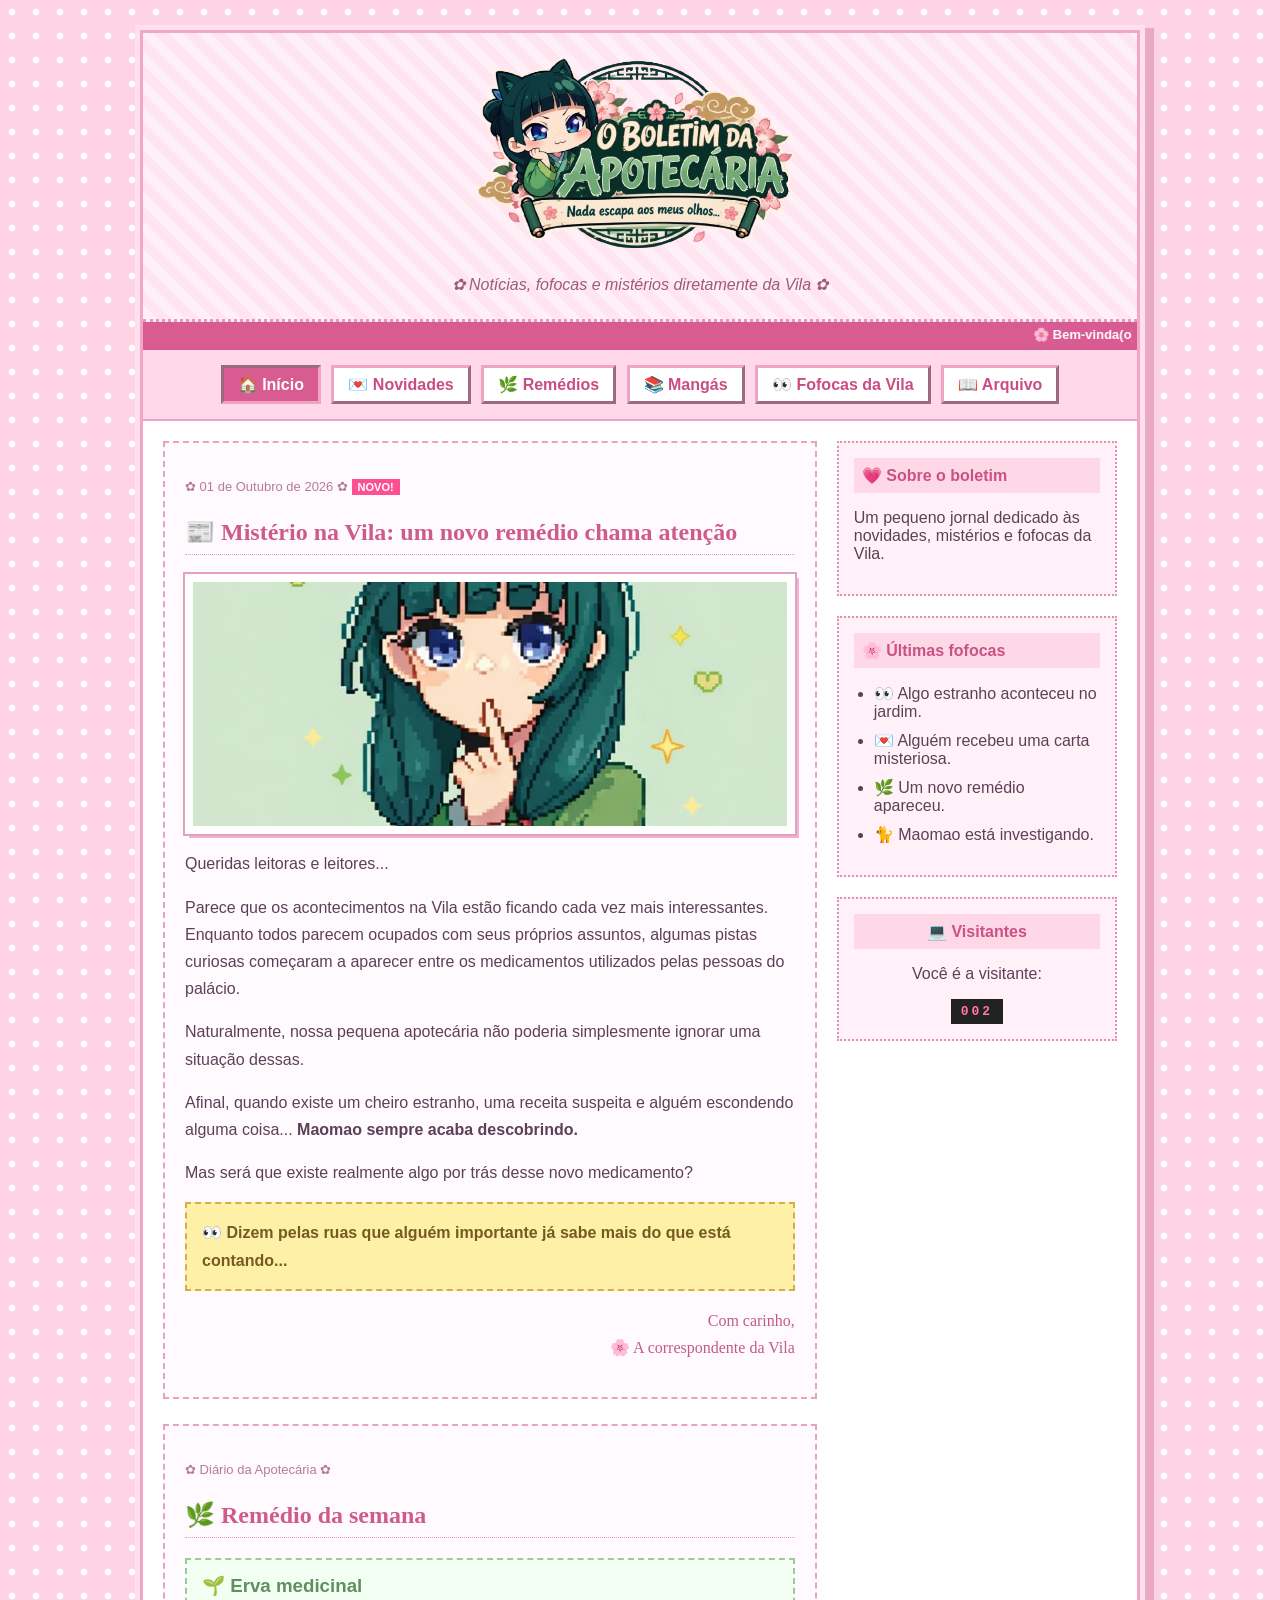
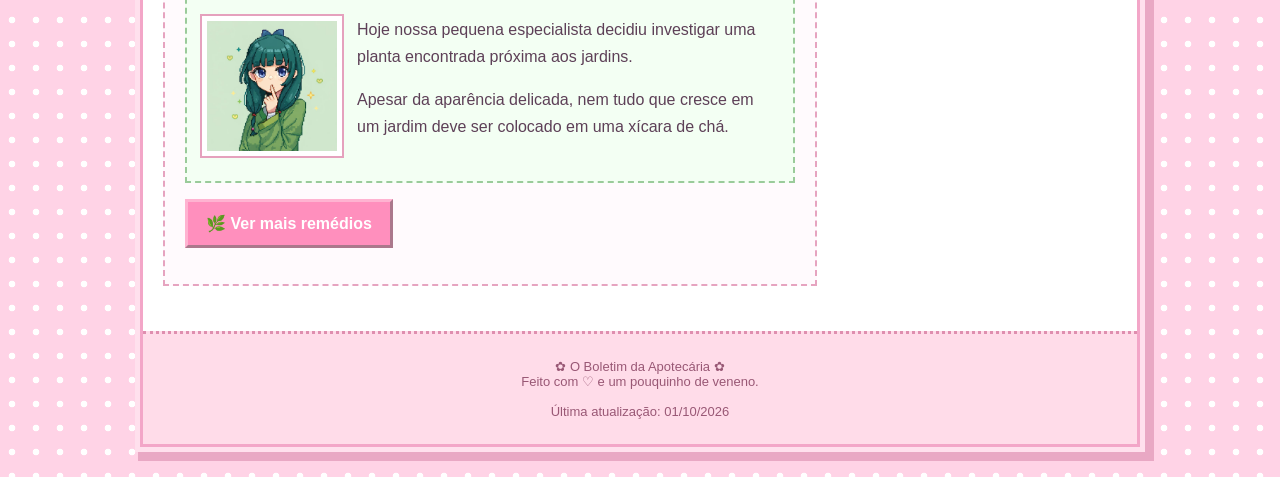
<file: index.html>
<!DOCTYPE html>
<html lang="pt-BR">
<head>
    <meta charset="UTF-8">
    <title>♡ O Boletim da Apotecária</title>
    <link rel="stylesheet" href="style.css">
</head>

<body>
<div class="site">

    <!-- CABEÇALHO -->
    <header>
        <img src="imagens/logo.png" alt="O Boletim da Apotecária" class="logo">
        <p class="subtitulo">✿ Notícias, fofocas e mistérios diretamente da Vila ✿</p>
    </header>

    <div class="faixa">
        <marquee>🌸 Bem-vinda(o) ao Boletim! 🌸 Nova fofoca no ar 👀 🌸 Não beba chá de planta desconhecida 🌿</marquee>
    </div>

    <!-- MENU -->
    <nav>
        <a href="index.html" class="ativo">🏠 Início</a>
        <a href="novidades.html">💌 Novidades</a>
        <a href="remedios.html">🌿 Remédios</a>
        <a href="mangas.html">📚 Mangás</a>
        <a href="fofocas.html">👀 Fofocas da Vila</a>
        <a href="arquivo.html">📖 Arquivo</a>
    </nav>

    <main>

        <section class="conteudo">

            <article>
                <p class="data">✿ 01 de Outubro de 2026 ✿ <span class="novo">NOVO!</span></p>

                <h2>📰 Mistério na Vila: um novo remédio chama atenção</h2>

                <img src="imagens/maomao.jpg" alt="Maomao" class="imagem-post">

                <p>Queridas leitoras e leitores...</p>

                <p>
                    Parece que os acontecimentos na Vila estão ficando cada vez mais
                    interessantes. Enquanto todos parecem ocupados com seus próprios
                    assuntos, algumas pistas curiosas começaram a aparecer entre os
                    medicamentos utilizados pelas pessoas do palácio.
                </p>

                <p>Naturalmente, nossa pequena apotecária não poderia simplesmente ignorar uma situação dessas.</p>

                <p>
                    Afinal, quando existe um cheiro estranho, uma receita suspeita e
                    alguém escondendo alguma coisa...
                    <strong>Maomao sempre acaba descobrindo.</strong>
                </p>

                <p>Mas será que existe realmente algo por trás desse novo medicamento?</p>

                <p class="fofoca">👀 Dizem pelas ruas que alguém importante já sabe mais do que está contando...</p>

                <p class="assinatura">Com carinho,<br>🌸 A correspondente da Vila</p>
            </article>

            <article>
                <p class="data">✿ Diário da Apotecária ✿</p>
                <h2>🌿 Remédio da semana</h2>

                <div class="caixinha">
                    <h3>🌱 Erva medicinal</h3>
                    <img src="imagens/maomao.jpg" alt="Erva" class="imagem-lado">
                    <p>Hoje nossa pequena especialista decidiu investigar uma planta encontrada próxima aos jardins.</p>
                    <p>Apesar da aparência delicada, nem tudo que cresce em um jardim deve ser colocado em uma xícara de chá.</p>
                </div>

                <p><a href="remedios.html" class="botao">🌿 Ver mais remédios</a></p>
            </article>

        </section>

        <!-- BARRA LATERAL -->
        <aside>

            <div class="box">
                <h3>💗 Sobre o boletim</h3>
                <p>Um pequeno jornal dedicado às novidades, mistérios e fofocas da Vila.</p>
            </div>

            <div class="box">
                <h3>🌸 Últimas fofocas</h3>
                <ul>
                    <li>👀 Algo estranho aconteceu no jardim.</li>
                    <li>💌 Alguém recebeu uma carta misteriosa.</li>
                    <li>🌿 Um novo remédio apareceu.</li>
                    <li>🐈 Maomao está investigando.</li>
                </ul>
            </div>

            <div class="box visitantes">
                <h3>💻 Visitantes</h3>
                <p>Você é a visitante:</p>
                <strong>002</strong>
            </div>

        </aside>

    </main>

    <footer>
        ✿ O Boletim da Apotecária ✿<br>
        Feito com ♡ e um pouquinho de veneno.<br><br>
        Última atualização: 01/10/2026
    </footer>

</div>
</body>
</html>
</file>
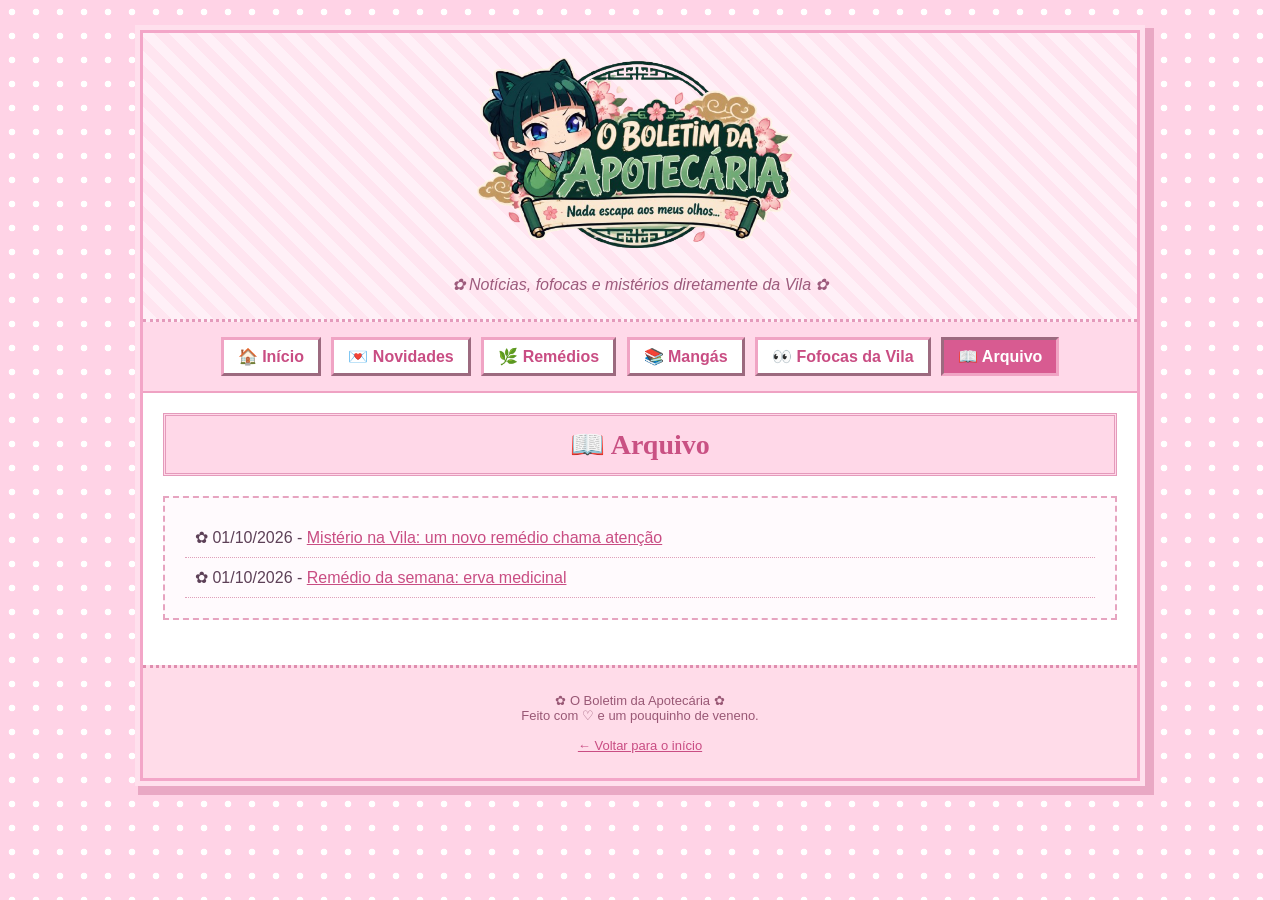
<file: arquivo.html>
<!DOCTYPE html>
<html lang="pt-BR">
<head>
    <meta charset="UTF-8">
    <title>♡ Arquivo - O Boletim da Apotecária</title>
    <link rel="stylesheet" href="style.css">
</head>

<body>
<div class="site">

    <header>
        <a href="index.html"><img src="imagens/logo.png" alt="O Boletim da Apotecária" class="logo"></a>
        <p class="subtitulo">✿ Notícias, fofocas e mistérios diretamente da Vila ✿</p>
    </header>

    <nav>
        <a href="index.html">🏠 Início</a>
        <a href="novidades.html">💌 Novidades</a>
        <a href="remedios.html">🌿 Remédios</a>
        <a href="mangas.html">📚 Mangás</a>
        <a href="fofocas.html">👀 Fofocas da Vila</a>
        <a href="arquivo.html" class="ativo">📖 Arquivo</a>
    </nav>

    <main>
        <section class="pagina-inteira">
            <h1 class="titulo-pagina">📖 Arquivo</h1>

            <article>
                <ul class="lista-arquivo">
                    <li>✿ 01/10/2026 - <a href="index.html">Mistério na Vila: um novo remédio chama atenção</a></li>
                    <li>✿ 01/10/2026 - <a href="remedios.html">Remédio da semana: erva medicinal</a></li>
                </ul>
            </article>
        </section>
    </main>

    <footer>
        ✿ O Boletim da Apotecária ✿<br>
        Feito com ♡ e um pouquinho de veneno.<br><br>
        <a href="index.html">← Voltar para o início</a>
    </footer>

</div>
</body>
</html>
</file>
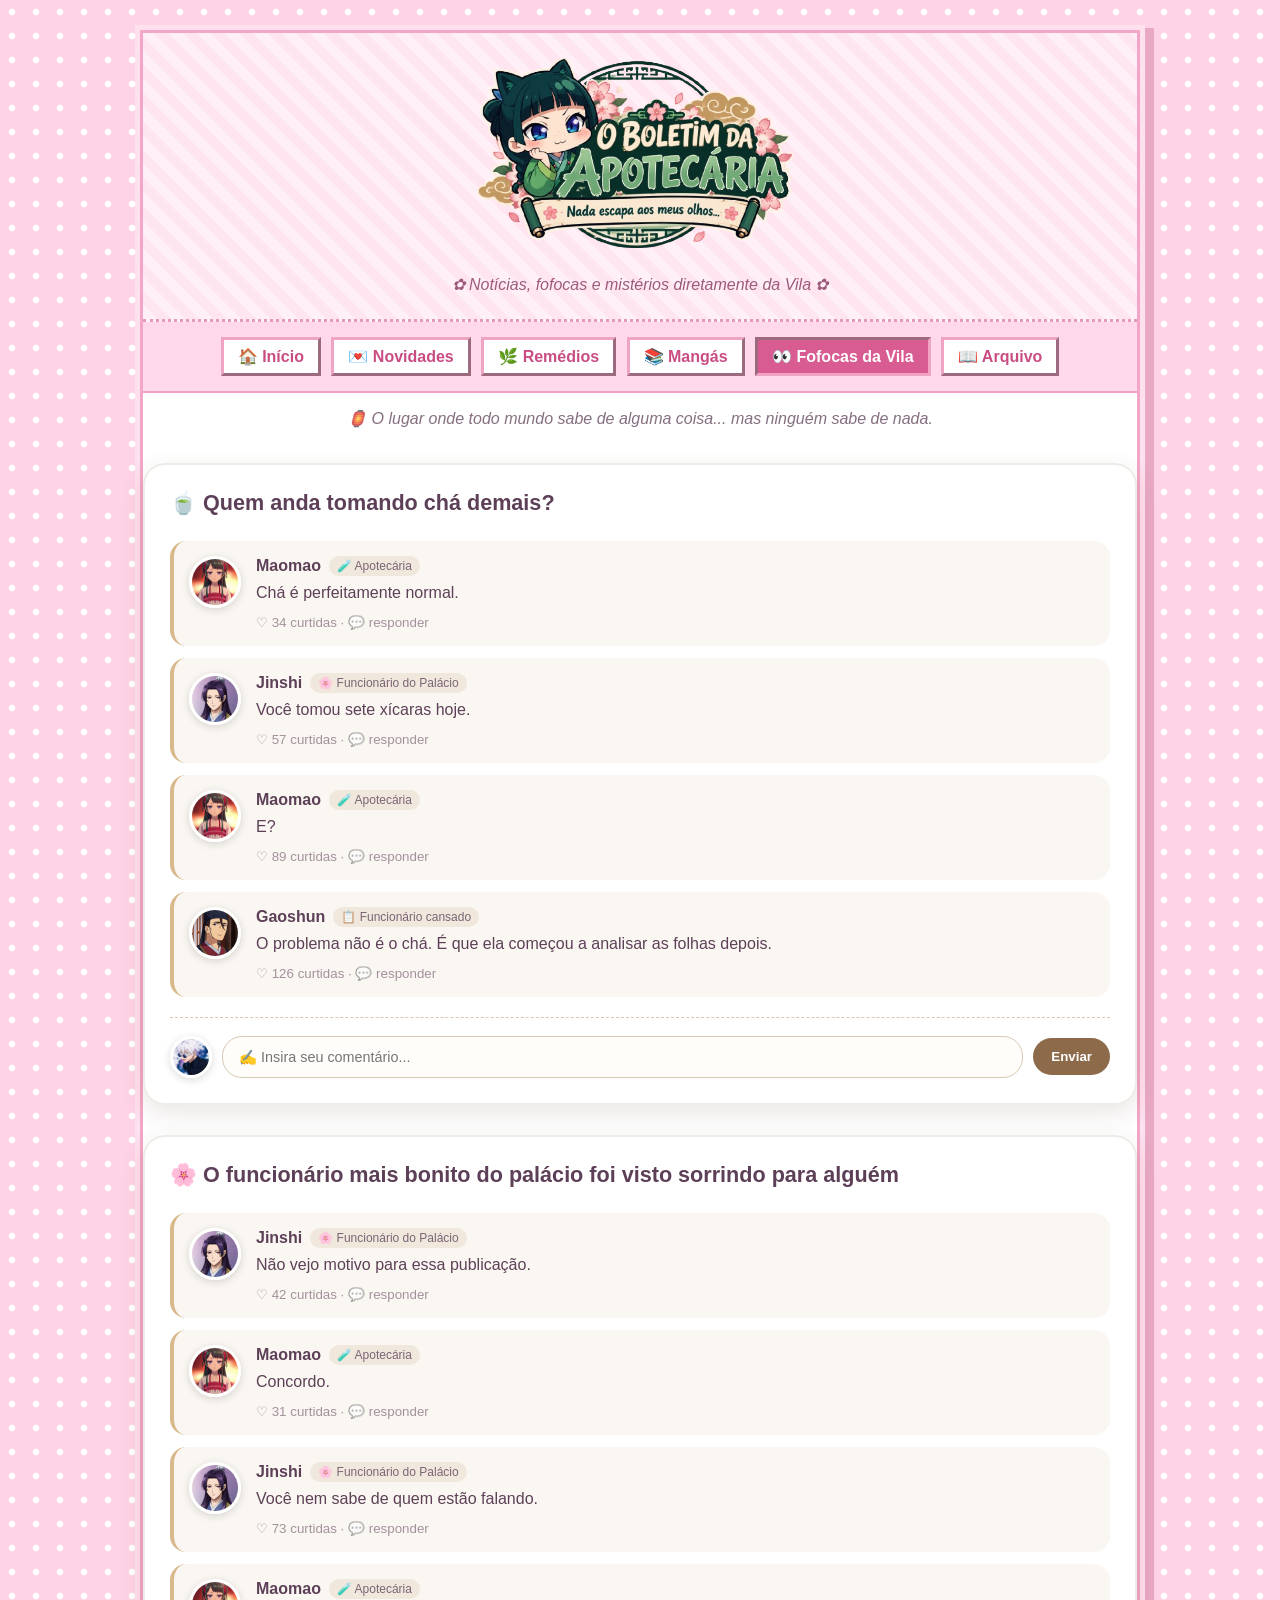
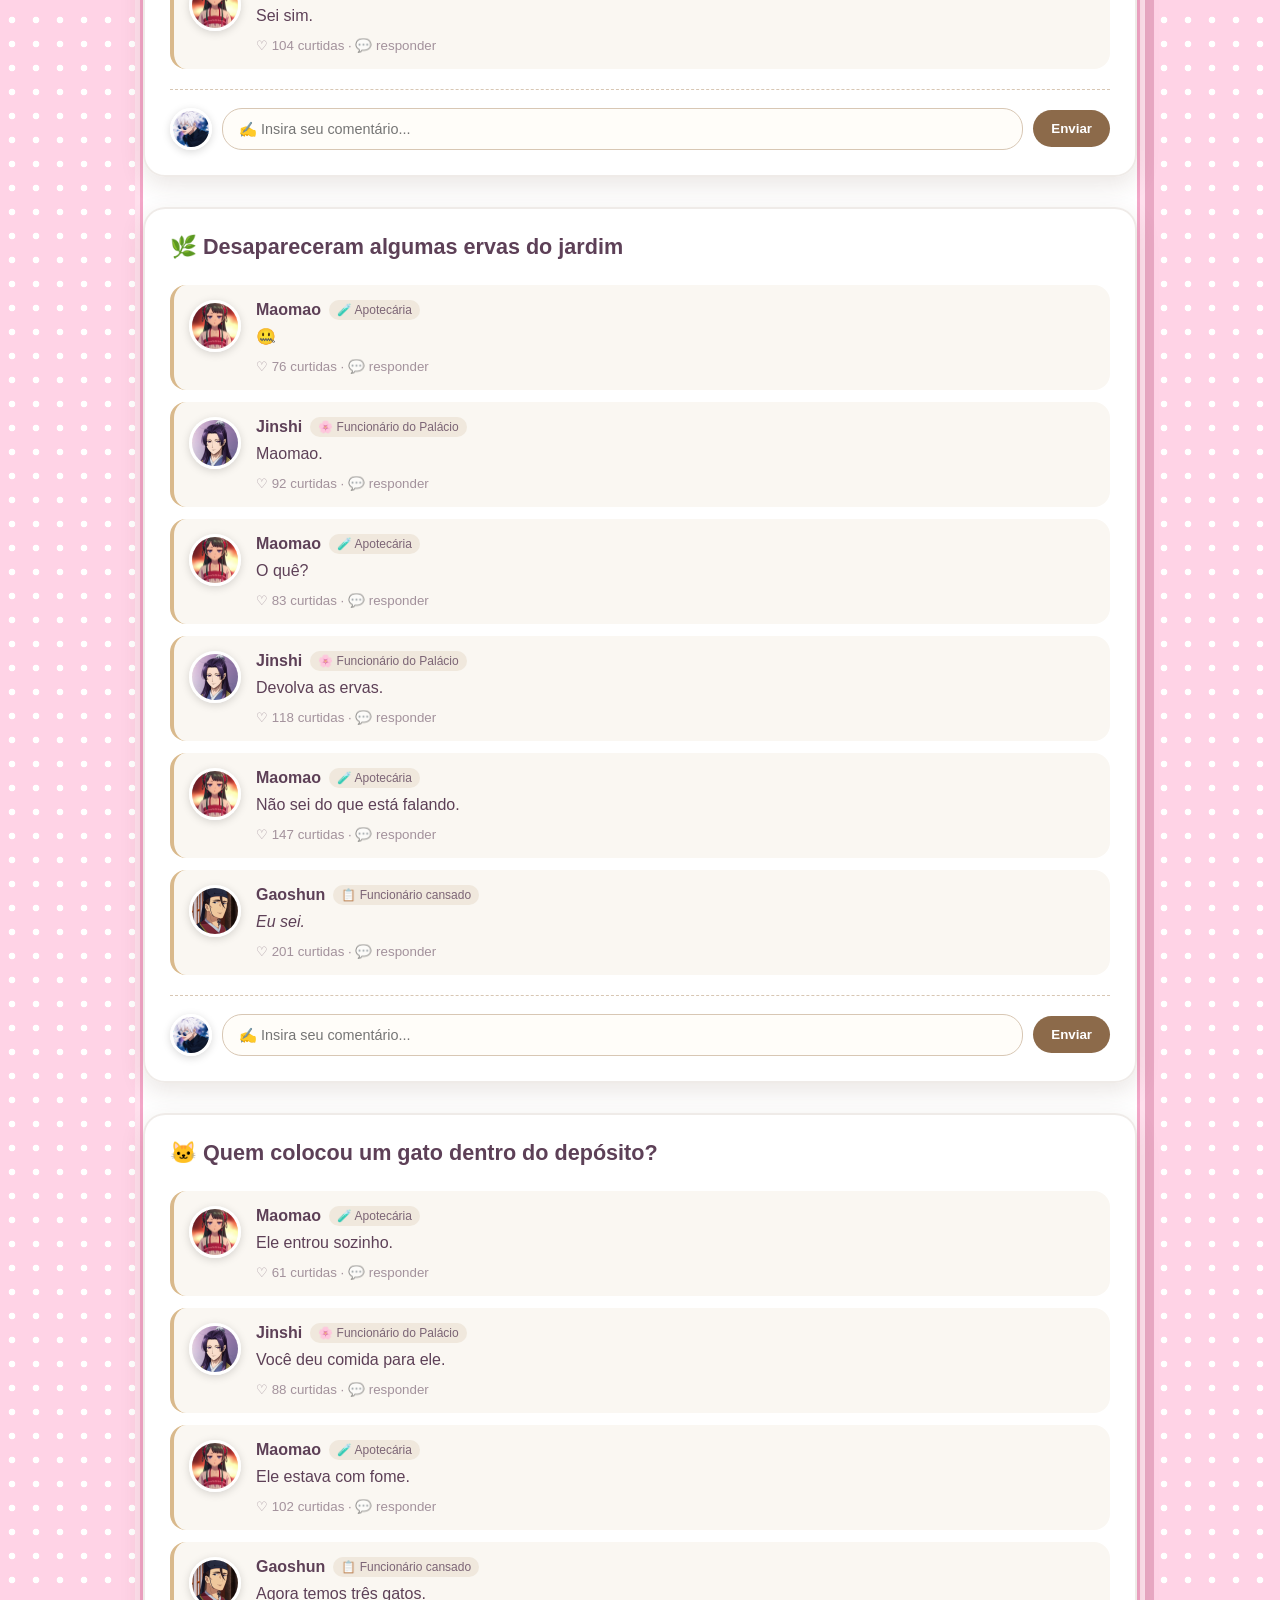
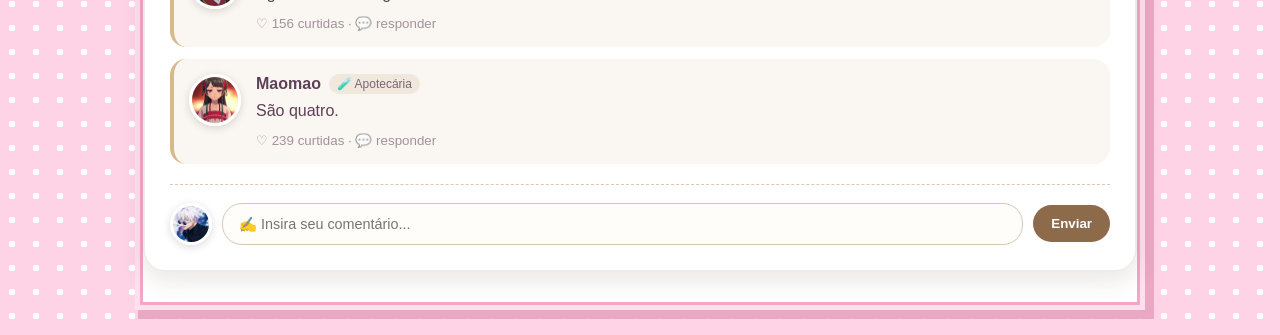
<file: fofocas.html>
<!DOCTYPE html>
<html lang="pt-BR">
<head>
    <meta charset="UTF-8">
    <title>♡ Fofocas da Vila - O Boletim da Apotecária</title>
    <link rel="stylesheet" href="style.css">
</head>

<body>
<div class="site">

    <header>
        <a href="index.html"><img src="imagens/logo.png" alt="O Boletim da Apotecária" class="logo"></a>
        <p class="subtitulo">✿ Notícias, fofocas e mistérios diretamente da Vila ✿</p>
    </header>

    <nav>
        <a href="index.html">🏠 Início</a>
        <a href="novidades.html">💌 Novidades</a>
        <a href="remedios.html">🌿 Remédios</a>
        <a href="mangas.html">📚 Mangás</a>
        <a href="fofocas.html" class="ativo">👀 Fofocas da Vila</a>
        <a href="arquivo.html">📖 Arquivo</a>
    </nav>

     <p class="fofocas-subtitulo">
        🏮 O lugar onde todo mundo sabe de alguma coisa... 
        mas ninguém sabe de nada.
    </p>

    <!-- Fofoca 1 -->
    <article class="fofoca-card">
        <h3>🍵 Quem anda tomando chá demais?</h3>

        <div class="comentario">
            <img src="imagens/maomao2.jpg" alt="Maomao" class="avatar">

            <div class="comentario-texto">
                <div class="usuario">
                    <strong>Maomao</strong>
                    <span>🧪 Apotecária</span>
                </div>

                <p>Chá é perfeitamente normal.</p>

                <small>♡ 34 curtidas · 💬 responder</small>
            </div>
        </div>

        <div class="comentario">
            <img src="imagens/jinshi.jpg" alt="Jinshi" class="avatar">

            <div class="comentario-texto">
                <div class="usuario">
                    <strong>Jinshi</strong>
                    <span>🌸 Funcionário do Palácio</span>
                </div>

                <p>Você tomou sete xícaras hoje.</p>

                <small>♡ 57 curtidas · 💬 responder</small>
            </div>
        </div>

        <div class="comentario">
            <img src="imagens/maomao2.jpg" alt="Maomao" class="avatar">

            <div class="comentario-texto">
                <div class="usuario">
                    <strong>Maomao</strong>
                    <span>🧪 Apotecária</span>
                </div>

                <p>E?</p>

                <small>♡ 89 curtidas · 💬 responder</small>
            </div>
        </div>

        <div class="comentario">
            <img src="imagens/gaoshun.jpg" alt="Gaoshun" class="avatar">

            <div class="comentario-texto">
                <div class="usuario">
                    <strong>Gaoshun</strong>
                    <span>📋 Funcionário cansado</span>
                </div>

                <p>
                    O problema não é o chá. É que ela começou
                    a analisar as folhas depois.
                </p>

                <small>♡ 126 curtidas · 💬 responder</small>
            </div>
        </div>

        <div class="caixa-comentario">
            <img src="imagens/usuario.jpg" alt="Usuário" class="avatar avatar-pequeno">

            <input type="text" placeholder="✍️ Insira seu comentário...">

            <button>Enviar</button>
        </div>
    </article>


    <!-- Fofoca 2 -->
    <article class="fofoca-card">
        <h3>🌸 O funcionário mais bonito do palácio foi visto sorrindo para alguém</h3>

        <div class="comentario">
            <img src="imagens/jinshi.jpg" alt="Jinshi" class="avatar">

            <div class="comentario-texto">
                <div class="usuario">
                    <strong>Jinshi</strong>
                    <span>🌸 Funcionário do Palácio</span>
                </div>

                <p>Não vejo motivo para essa publicação.</p>

                <small>♡ 42 curtidas · 💬 responder</small>
            </div>
        </div>

        <div class="comentario">
            <img src="imagens/maomao2.jpg" alt="Maomao" class="avatar">

            <div class="comentario-texto">
                <div class="usuario">
                    <strong>Maomao</strong>
                    <span>🧪 Apotecária</span>
                </div>

                <p>Concordo.</p>

                <small>♡ 31 curtidas · 💬 responder</small>
            </div>
        </div>

        <div class="comentario">
            <img src="imagens/jinshi.jpg" alt="Jinshi" class="avatar">

            <div class="comentario-texto">
                <div class="usuario">
                    <strong>Jinshi</strong>
                    <span>🌸 Funcionário do Palácio</span>
                </div>

                <p>Você nem sabe de quem estão falando.</p>

                <small>♡ 73 curtidas · 💬 responder</small>
            </div>
        </div>

        <div class="comentario">
            <img src="imagens/maomao2.jpg" alt="Maomao" class="avatar">

            <div class="comentario-texto">
                <div class="usuario">
                    <strong>Maomao</strong>
                    <span>🧪 Apotecária</span>
                </div>

                <p>Sei sim.</p>

                <small>♡ 104 curtidas · 💬 responder</small>
            </div>
        </div>

        <div class="caixa-comentario">
            <img src="imagens/usuario.jpg" alt="Usuário" class="avatar avatar-pequeno">

            <input type="text" placeholder="✍️ Insira seu comentário...">

            <button>Enviar</button>
        </div>
    </article>


    <!-- Fofoca 3 -->
    <article class="fofoca-card">
        <h3>🌿 Desapareceram algumas ervas do jardim</h3>

        <div class="comentario">
            <img src="imagens/maomao2.jpg" alt="Maomao" class="avatar">

            <div class="comentario-texto">
                <div class="usuario">
                    <strong>Maomao</strong>
                    <span>🧪 Apotecária</span>
                </div>

                <p>🤐</p>

                <small>♡ 76 curtidas · 💬 responder</small>
            </div>
        </div>

        <div class="comentario">
            <img src="imagens/jinshi.jpg" alt="Jinshi" class="avatar">

            <div class="comentario-texto">
                <div class="usuario">
                    <strong>Jinshi</strong>
                    <span>🌸 Funcionário do Palácio</span>
                </div>

                <p>Maomao.</p>

                <small>♡ 92 curtidas · 💬 responder</small>
            </div>
        </div>

        <div class="comentario">
            <img src="imagens/maomao2.jpg" alt="Maomao" class="avatar">

            <div class="comentario-texto">
                <div class="usuario">
                    <strong>Maomao</strong>
                    <span>🧪 Apotecária</span>
                </div>

                <p>O quê?</p>

                <small>♡ 83 curtidas · 💬 responder</small>
            </div>
        </div>

        <div class="comentario">
            <img src="imagens/jinshi.jpg" alt="Jinshi" class="avatar">

            <div class="comentario-texto">
                <div class="usuario">
                    <strong>Jinshi</strong>
                    <span>🌸 Funcionário do Palácio</span>
                </div>

                <p>Devolva as ervas.</p>

                <small>♡ 118 curtidas · 💬 responder</small>
            </div>
        </div>

        <div class="comentario">
            <img src="imagens/maomao2.jpg" alt="Maomao" class="avatar">

            <div class="comentario-texto">
                <div class="usuario">
                    <strong>Maomao</strong>
                    <span>🧪 Apotecária</span>
                </div>

                <p>Não sei do que está falando.</p>

                <small>♡ 147 curtidas · 💬 responder</small>
            </div>
        </div>

        <div class="comentario">
            <img src="imagens/gaoshun.jpg" alt="Gaoshun" class="avatar">

            <div class="comentario-texto">
                <div class="usuario">
                    <strong>Gaoshun</strong>
                    <span>📋 Funcionário cansado</span>
                </div>

                <p><em>Eu sei.</em></p>

                <small>♡ 201 curtidas · 💬 responder</small>
            </div>
        </div>

        <div class="caixa-comentario">
            <img src="imagens/usuario.jpg" alt="Usuário" class="avatar avatar-pequeno">

            <input type="text" placeholder="✍️ Insira seu comentário...">

            <button>Enviar</button>
        </div>
    </article>


    <!-- Fofoca 4 -->
    <article class="fofoca-card">
        <h3>🐱 Quem colocou um gato dentro do depósito?</h3>

        <div class="comentario">
            <img src="imagens/maomao2.jpg" alt="Maomao" class="avatar">

            <div class="comentario-texto">
                <div class="usuario">
                    <strong>Maomao</strong>
                    <span>🧪 Apotecária</span>
                </div>

                <p>Ele entrou sozinho.</p>

                <small>♡ 61 curtidas · 💬 responder</small>
            </div>
        </div>

        <div class="comentario">
            <img src="imagens/jinshi.jpg" alt="Jinshi" class="avatar">

            <div class="comentario-texto">
                <div class="usuario">
                    <strong>Jinshi</strong>
                    <span>🌸 Funcionário do Palácio</span>
                </div>

                <p>Você deu comida para ele.</p>

                <small>♡ 88 curtidas · 💬 responder</small>
            </div>
        </div>

        <div class="comentario">
            <img src="imagens/maomao2.jpg" alt="Maomao" class="avatar">

            <div class="comentario-texto">
                <div class="usuario">
                    <strong>Maomao</strong>
                    <span>🧪 Apotecária</span>
                </div>

                <p>Ele estava com fome.</p>

                <small>♡ 102 curtidas · 💬 responder</small>
            </div>
        </div>

        <div class="comentario">
            <img src="imagens/gaoshun.jpg" alt="Gaoshun" class="avatar">

            <div class="comentario-texto">
                <div class="usuario">
                    <strong>Gaoshun</strong>
                    <span>📋 Funcionário cansado</span>
                </div>

                <p>Agora temos três gatos.</p>

                <small>♡ 156 curtidas · 💬 responder</small>
            </div>
        </div>

        <div class="comentario">
            <img src="imagens/maomao2.jpg" alt="Maomao" class="avatar">

            <div class="comentario-texto">
                <div class="usuario">
                    <strong>Maomao</strong>
                    <span>🧪 Apotecária</span>
                </div>

                <p>São quatro.</p>

                <small>♡ 239 curtidas · 💬 responder</small>
            </div>
        </div>

        <div class="caixa-comentario">
            <img src="imagens/usuario.jpg" alt="Usuário" class="avatar avatar-pequeno">

            <input type="text" placeholder="✍️ Insira seu comentário...">

            <button>Enviar</button>
        </div>
    </article>

</section>
</file>
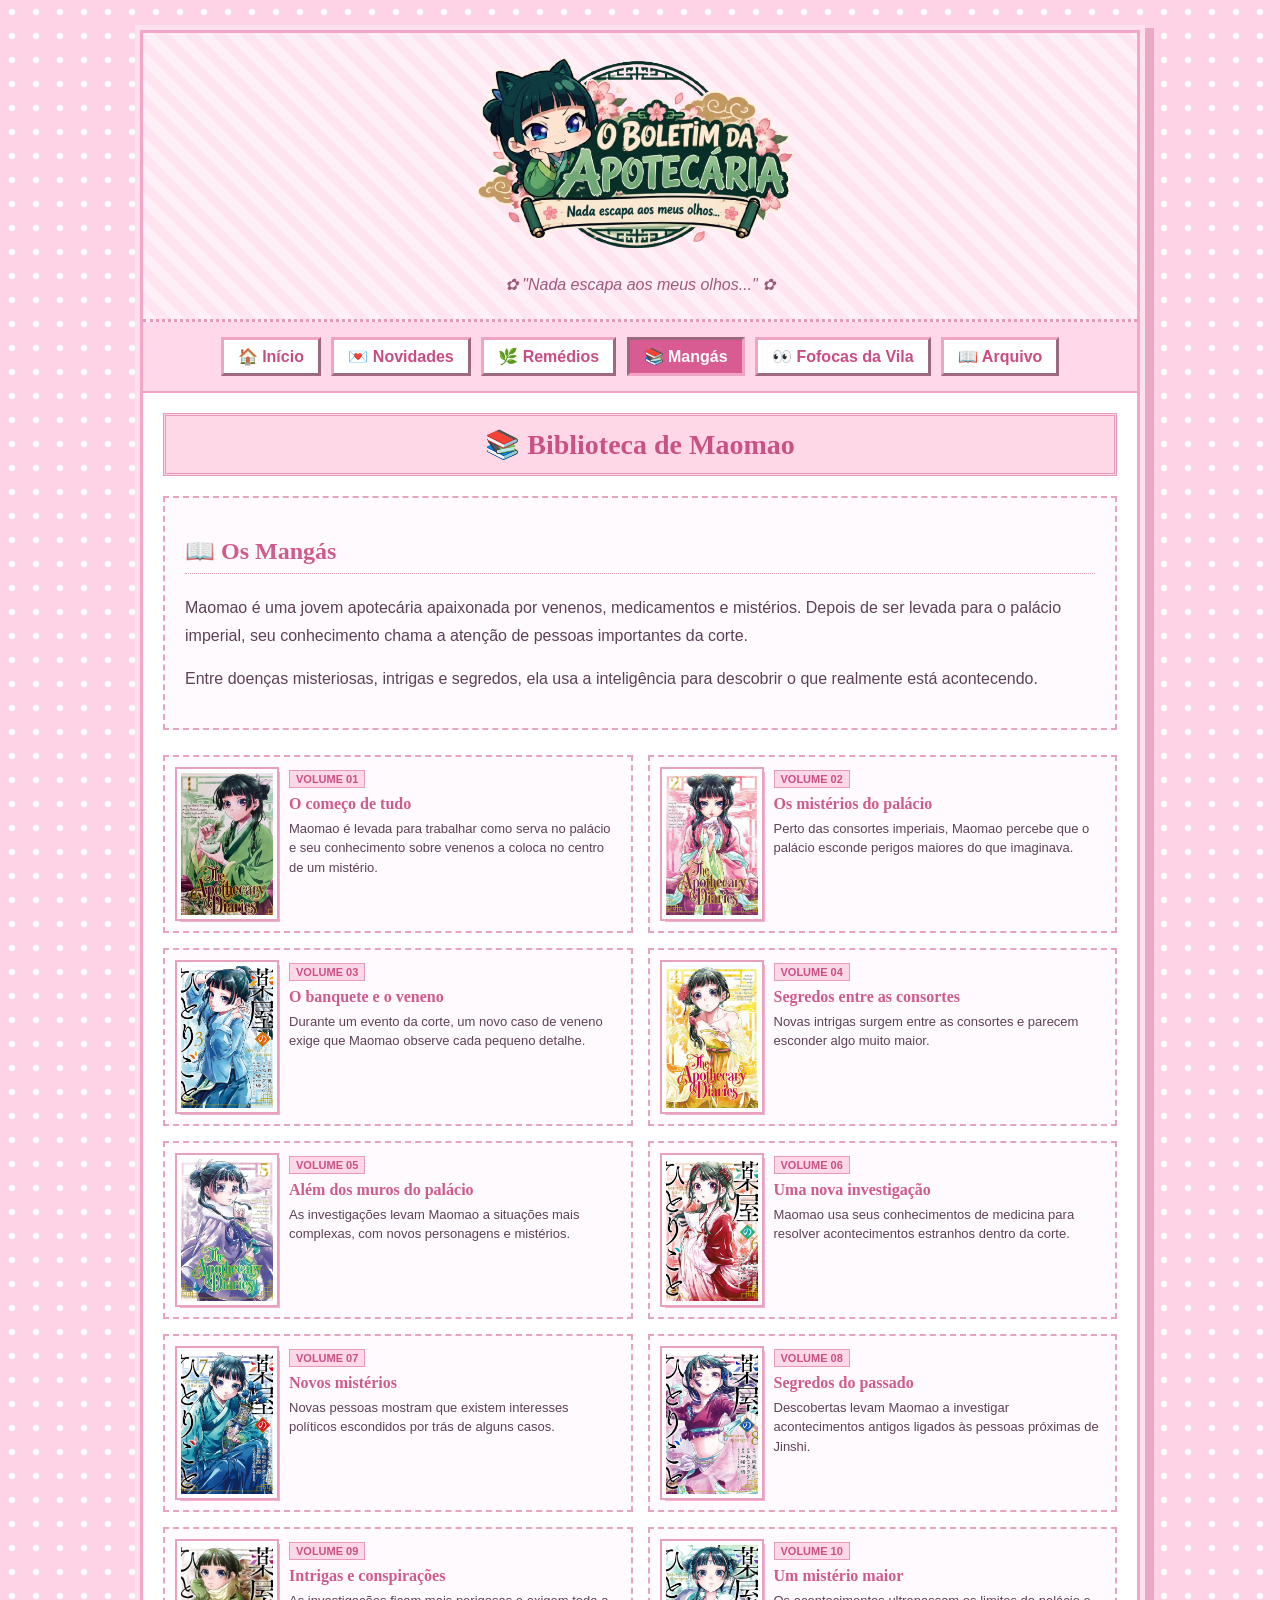
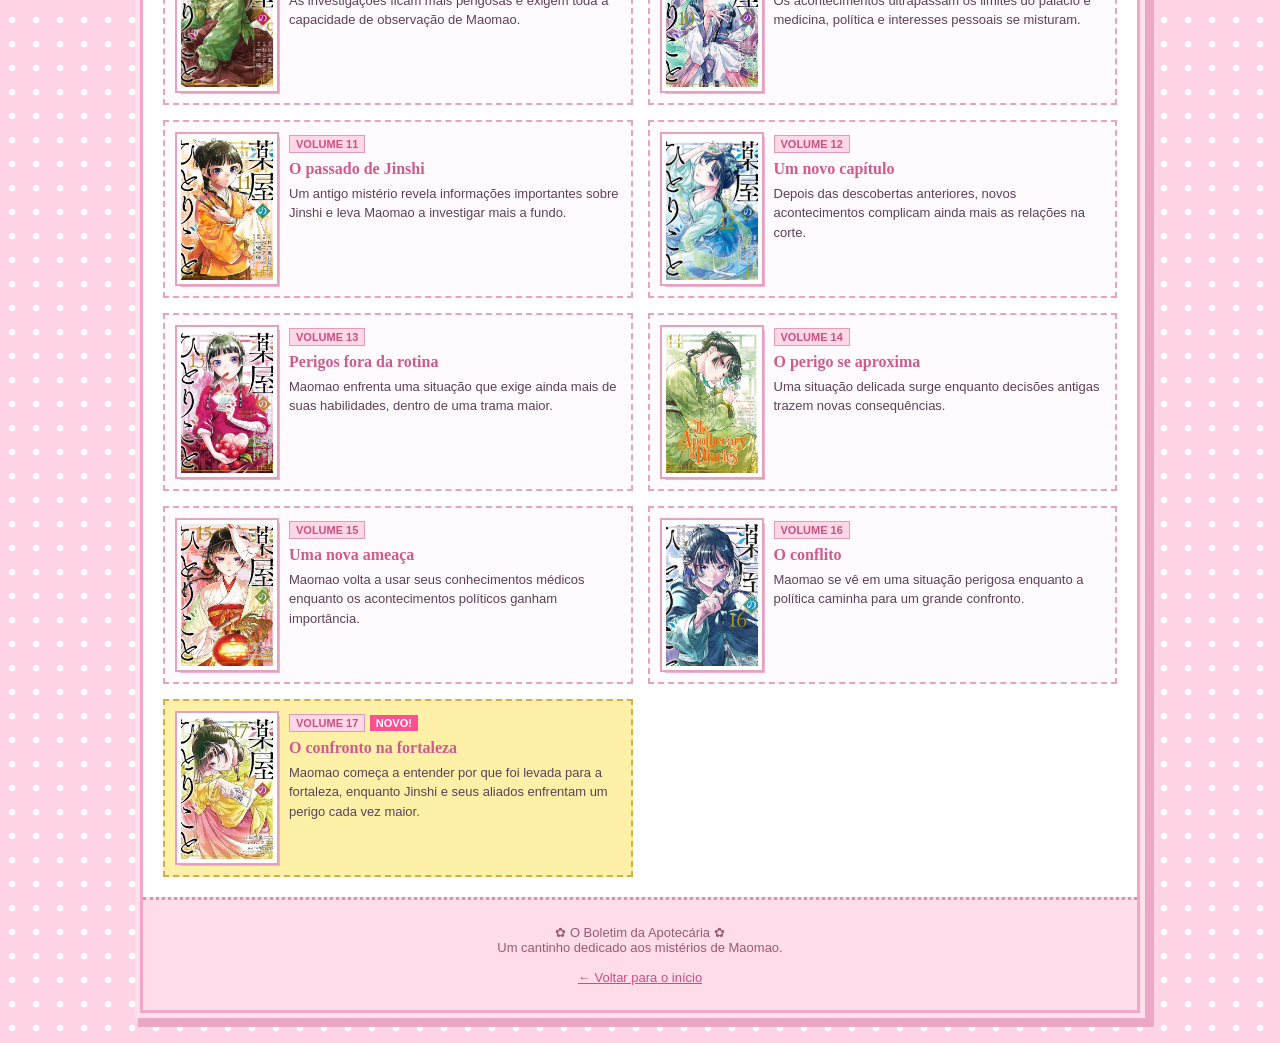
<file: mangas.html>
<!DOCTYPE html>
<html lang="pt-BR">
<head>
    <meta charset="UTF-8">
    <title>♡ Mangás - O Boletim da Apotecária</title>
    <link rel="stylesheet" href="style.css">
</head>

<body>
<div class="site">

    <header>
        <a href="index.html"><img src="imagens/logo.png" alt="O Boletim da Apotecária" class="logo"></a>
        <p class="subtitulo">✿ "Nada escapa aos meus olhos..." ✿</p>
    </header>

    <nav>
        <a href="index.html">🏠 Início</a>
        <a href="novidades.html">💌 Novidades</a>
        <a href="remedios.html">🌿 Remédios</a>
        <a href="mangas.html" class="ativo">📚 Mangás</a>
        <a href="fofocas.html">👀 Fofocas da Vila</a>
        <a href="arquivo.html">📖 Arquivo</a>
    </nav>

    <main>
        <section class="pagina-inteira">

            <h1 class="titulo-pagina">📚 Biblioteca de Maomao</h1>

            <!-- INTRODUÇÃO -->
            <article>
                <h2>📖 Os Mangás</h2>
                <p>
                    Maomao é uma jovem apotecária apaixonada por venenos, medicamentos
                    e mistérios. Depois de ser levada para o palácio imperial, seu
                    conhecimento chama a atenção de pessoas importantes da corte.
                </p>
                <p>
                    Entre doenças misteriosas, intrigas e segredos, ela usa a inteligência
                    para descobrir o que realmente está acontecendo.
                </p>
            </article>

            <!-- VOLUMES -->
            <div class="lista-mangas">

                <!-- VOLUME 1 -->
                <div class="card-manga">
                    <img src="imagens/manga01.jpg" alt="Capa do volume 1">
                    <div class="info-manga">
                        <span class="numero">VOLUME 01</span>
                        <h3>O começo de tudo</h3>
                        <p>Maomao é levada para trabalhar como serva no palácio e seu conhecimento sobre venenos a coloca no centro de um mistério.</p>
                    </div>
                </div>

                <!-- VOLUME 2 -->
                <div class="card-manga">
                    <img src="imagens/manga02.jpg" alt="Capa do volume 2">
                    <div class="info-manga">
                        <span class="numero">VOLUME 02</span>
                        <h3>Os mistérios do palácio</h3>
                        <p>Perto das consortes imperiais, Maomao percebe que o palácio esconde perigos maiores do que imaginava.</p>
                    </div>
                </div>

                <!-- VOLUME 3 -->
                <div class="card-manga">
                    <img src="imagens/manga03.jpg" alt="Capa do volume 3">
                    <div class="info-manga">
                        <span class="numero">VOLUME 03</span>
                        <h3>O banquete e o veneno</h3>
                        <p>Durante um evento da corte, um novo caso de veneno exige que Maomao observe cada pequeno detalhe.</p>
                    </div>
                </div>

                <!-- VOLUME 4 -->
                <div class="card-manga">
                    <img src="imagens/manga04.jpg" alt="Capa do volume 4">
                    <div class="info-manga">
                        <span class="numero">VOLUME 04</span>
                        <h3>Segredos entre as consortes</h3>
                        <p>Novas intrigas surgem entre as consortes e parecem esconder algo muito maior.</p>
                    </div>
                </div>

                <!-- VOLUME 5 -->
                <div class="card-manga">
                    <img src="imagens/manga05.jpg" alt="Capa do volume 5">
                    <div class="info-manga">
                        <span class="numero">VOLUME 05</span>
                        <h3>Além dos muros do palácio</h3>
                        <p>As investigações levam Maomao a situações mais complexas, com novos personagens e mistérios.</p>
                    </div>
                </div>

                <!-- VOLUME 6 -->
                <div class="card-manga">
                    <img src="imagens/manga06.jpg" alt="Capa do volume 6">
                    <div class="info-manga">
                        <span class="numero">VOLUME 06</span>
                        <h3>Uma nova investigação</h3>
                        <p>Maomao usa seus conhecimentos de medicina para resolver acontecimentos estranhos dentro da corte.</p>
                    </div>
                </div>

                <!-- VOLUME 7 -->
                <div class="card-manga">
                    <img src="imagens/manga07.jpg" alt="Capa do volume 7">
                    <div class="info-manga">
                        <span class="numero">VOLUME 07</span>
                        <h3>Novos mistérios</h3>
                        <p>Novas pessoas mostram que existem interesses políticos escondidos por trás de alguns casos.</p>
                    </div>
                </div>

                <!-- VOLUME 8 -->
                <div class="card-manga">
                    <img src="imagens/manga08.jpg" alt="Capa do volume 8">
                    <div class="info-manga">
                        <span class="numero">VOLUME 08</span>
                        <h3>Segredos do passado</h3>
                        <p>Descobertas levam Maomao a investigar acontecimentos antigos ligados às pessoas próximas de Jinshi.</p>
                    </div>
                </div>

                <!-- VOLUME 9 -->
                <div class="card-manga">
                    <img src="imagens/manga09.jpg" alt="Capa do volume 9">
                    <div class="info-manga">
                        <span class="numero">VOLUME 09</span>
                        <h3>Intrigas e conspirações</h3>
                        <p>As investigações ficam mais perigosas e exigem toda a capacidade de observação de Maomao.</p>
                    </div>
                </div>

                <!-- VOLUME 10 -->
                <div class="card-manga">
                    <img src="imagens/manga10.jpg" alt="Capa do volume 10">
                    <div class="info-manga">
                        <span class="numero">VOLUME 10</span>
                        <h3>Um mistério maior</h3>
                        <p>Os acontecimentos ultrapassam os limites do palácio e medicina, política e interesses pessoais se misturam.</p>
                    </div>
                </div>

                <!-- VOLUME 11 -->
                <div class="card-manga">
                    <img src="imagens/manga11.jpg" alt="Capa do volume 11">
                    <div class="info-manga">
                        <span class="numero">VOLUME 11</span>
                        <h3>O passado de Jinshi</h3>
                        <p>Um antigo mistério revela informações importantes sobre Jinshi e leva Maomao a investigar mais a fundo.</p>
                    </div>
                </div>

                <!-- VOLUME 12 -->
                <div class="card-manga">
                    <img src="imagens/manga12.jpg" alt="Capa do volume 12">
                    <div class="info-manga">
                        <span class="numero">VOLUME 12</span>
                        <h3>Um novo capítulo</h3>
                        <p>Depois das descobertas anteriores, novos acontecimentos complicam ainda mais as relações na corte.</p>
                    </div>
                </div>

                <!-- VOLUME 13 -->
                <div class="card-manga">
                    <img src="imagens/manga13.jpg" alt="Capa do volume 13">
                    <div class="info-manga">
                        <span class="numero">VOLUME 13</span>
                        <h3>Perigos fora da rotina</h3>
                        <p>Maomao enfrenta uma situação que exige ainda mais de suas habilidades, dentro de uma trama maior.</p>
                    </div>
                </div>

                <!-- VOLUME 14 -->
                <div class="card-manga">
                    <img src="imagens/manga14.jpg" alt="Capa do volume 14">
                    <div class="info-manga">
                        <span class="numero">VOLUME 14</span>
                        <h3>O perigo se aproxima</h3>
                        <p>Uma situação delicada surge enquanto decisões antigas trazem novas consequências.</p>
                    </div>
                </div>

                <!-- VOLUME 15 -->
                <div class="card-manga">
                    <img src="imagens/manga15.jpg" alt="Capa do volume 15">
                    <div class="info-manga">
                        <span class="numero">VOLUME 15</span>
                        <h3>Uma nova ameaça</h3>
                        <p>Maomao volta a usar seus conhecimentos médicos enquanto os acontecimentos políticos ganham importância.</p>
                    </div>
                </div>

                <!-- VOLUME 16 -->
                <div class="card-manga">
                    <img src="imagens/manga16.jpg" alt="Capa do volume 16">
                    <div class="info-manga">
                        <span class="numero">VOLUME 16</span>
                        <h3>O conflito</h3>
                        <p>Maomao se vê em uma situação perigosa enquanto a política caminha para um grande confronto.</p>
                    </div>
                </div>

                <!-- VOLUME 17 (destaque) -->
                <div class="card-manga destaque">
                    <img src="imagens/manga17.jpg" alt="Capa do volume 17">
                    <div class="info-manga">
                        <span class="numero">VOLUME 17</span> <span class="novo">NOVO!</span>
                        <h3>O confronto na fortaleza</h3>
                        <p>Maomao começa a entender por que foi levada para a fortaleza, enquanto Jinshi e seus aliados enfrentam um perigo cada vez maior.</p>
                    </div>
                </div>

            </div>

        </section>
    </main>

    <footer>
        ✿ O Boletim da Apotecária ✿<br>
        Um cantinho dedicado aos mistérios de Maomao.<br><br>
        <a href="index.html">← Voltar para o início</a>
    </footer>

</div>
</body>
</html>
</file>
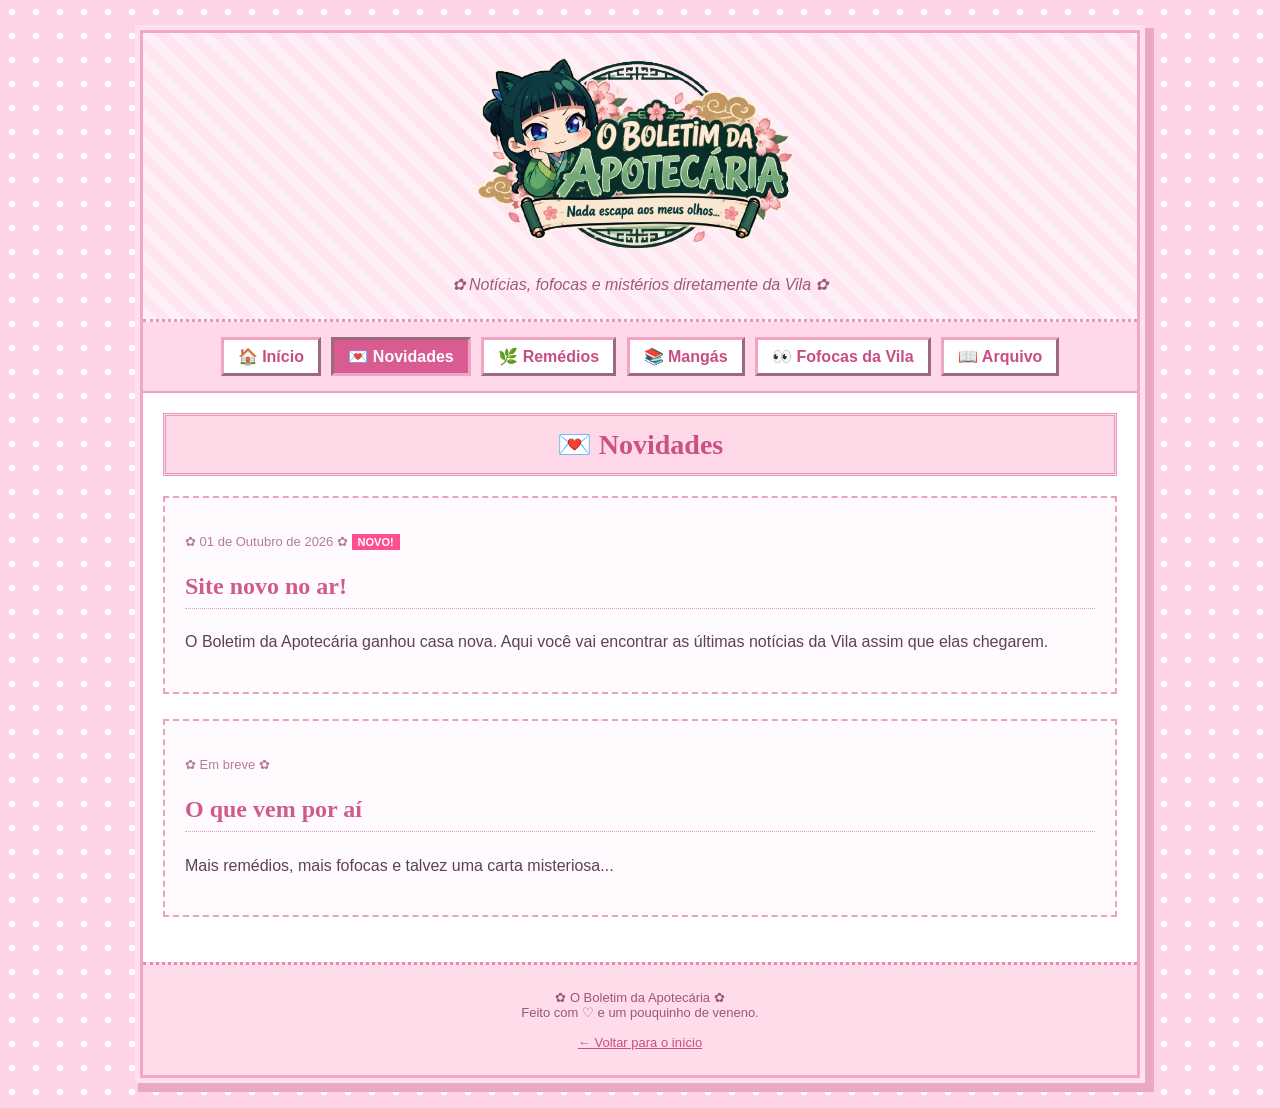
<file: novidades.html>
<!DOCTYPE html>
<html lang="pt-BR">
<head>
    <meta charset="UTF-8">
    <title>♡ Novidades - O Boletim da Apotecária</title>
    <link rel="stylesheet" href="style.css">
</head>

<body>
<div class="site">

    <header>
        <a href="index.html"><img src="imagens/logo.png" alt="O Boletim da Apotecária" class="logo"></a>
        <p class="subtitulo">✿ Notícias, fofocas e mistérios diretamente da Vila ✿</p>
    </header>

    <nav>
        <a href="index.html">🏠 Início</a>
        <a href="novidades.html" class="ativo">💌 Novidades</a>
        <a href="remedios.html">🌿 Remédios</a>
        <a href="mangas.html">📚 Mangás</a>
        <a href="fofocas.html">👀 Fofocas da Vila</a>
        <a href="arquivo.html">📖 Arquivo</a>
    </nav>

    <main>
        <section class="pagina-inteira">
            <h1 class="titulo-pagina">💌 Novidades</h1>

            <article>
                <p class="data">✿ 01 de Outubro de 2026 ✿ <span class="novo">NOVO!</span></p>
                <h2>Site novo no ar!</h2>
                <p>O Boletim da Apotecária ganhou casa nova. Aqui você vai encontrar as últimas notícias da Vila assim que elas chegarem.</p>
            </article>

            <article>
                <p class="data">✿ Em breve ✿</p>
                <h2>O que vem por aí</h2>
                <p>Mais remédios, mais fofocas e talvez uma carta misteriosa...</p>
            </article>
        </section>
    </main>

    <footer>
        ✿ O Boletim da Apotecária ✿<br>
        Feito com ♡ e um pouquinho de veneno.<br><br>
        <a href="index.html">← Voltar para o início</a>
    </footer>

</div>
</body>
</html>
</file>
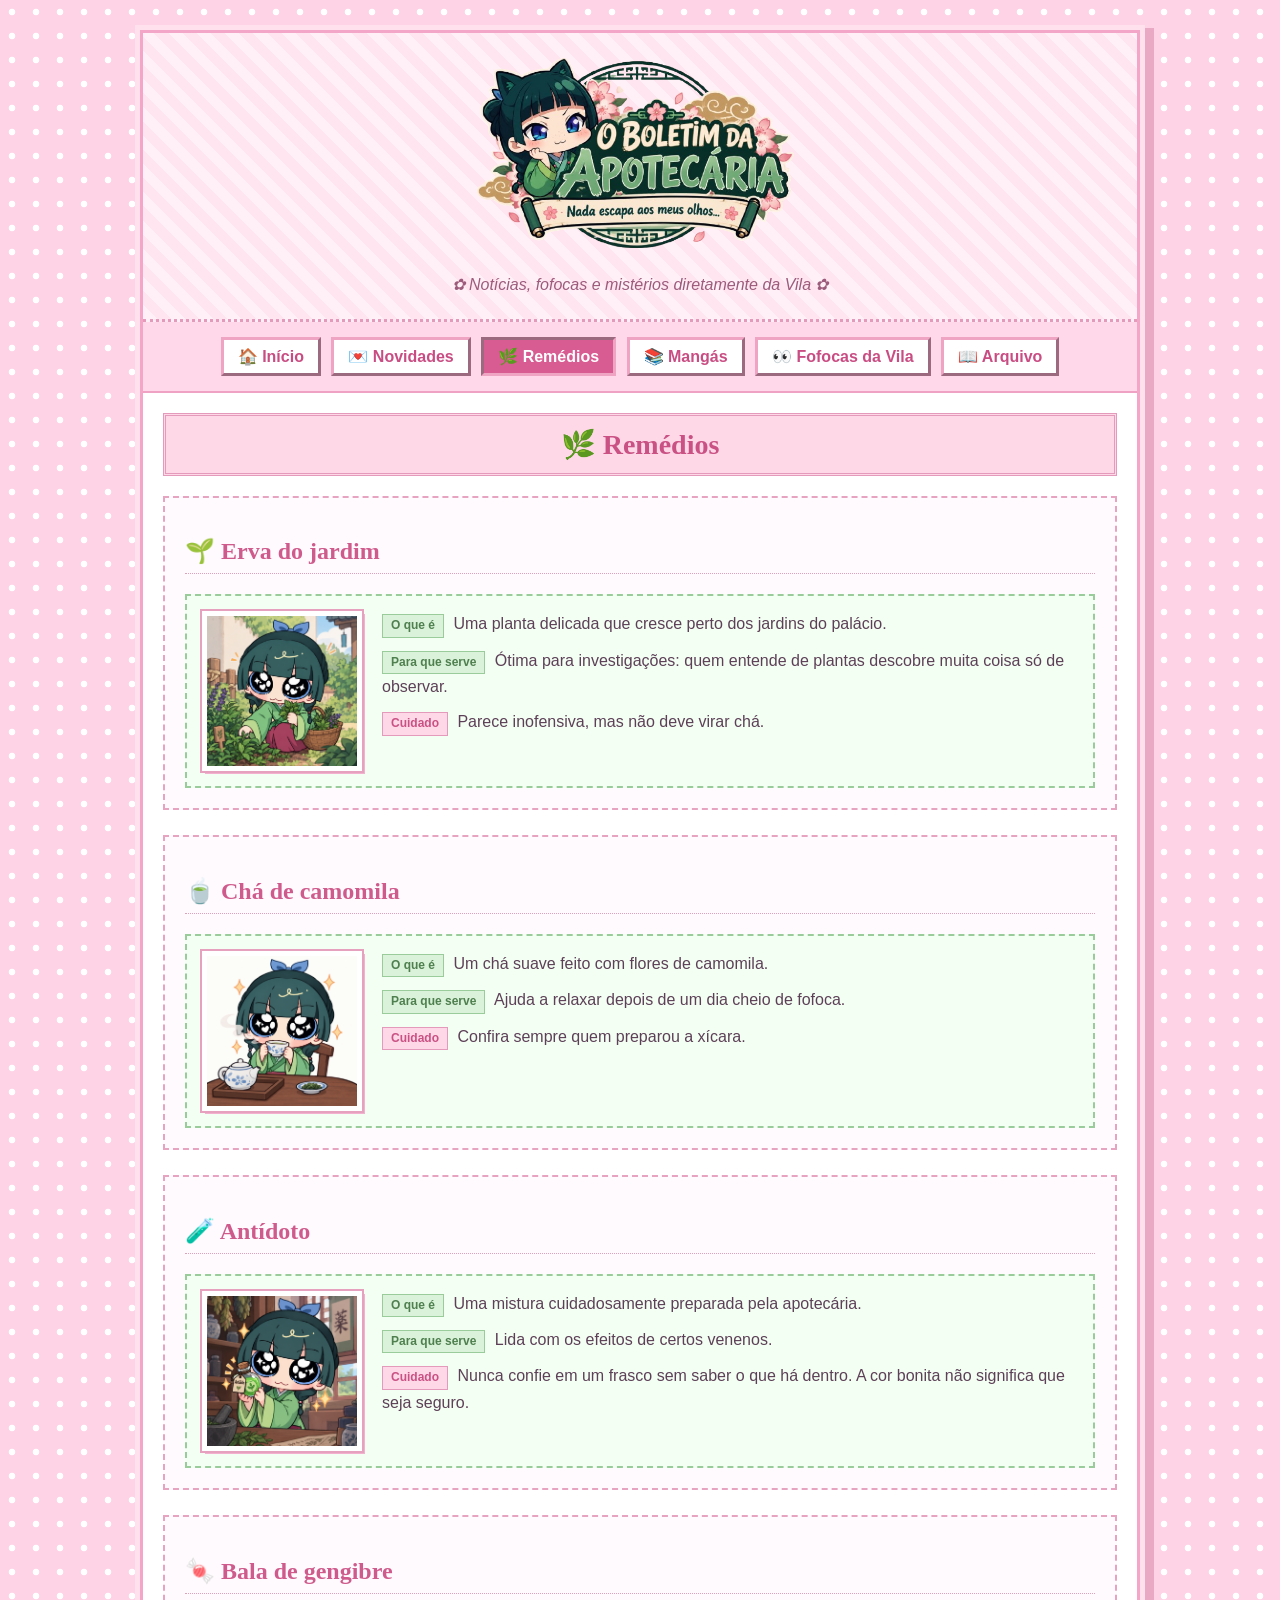
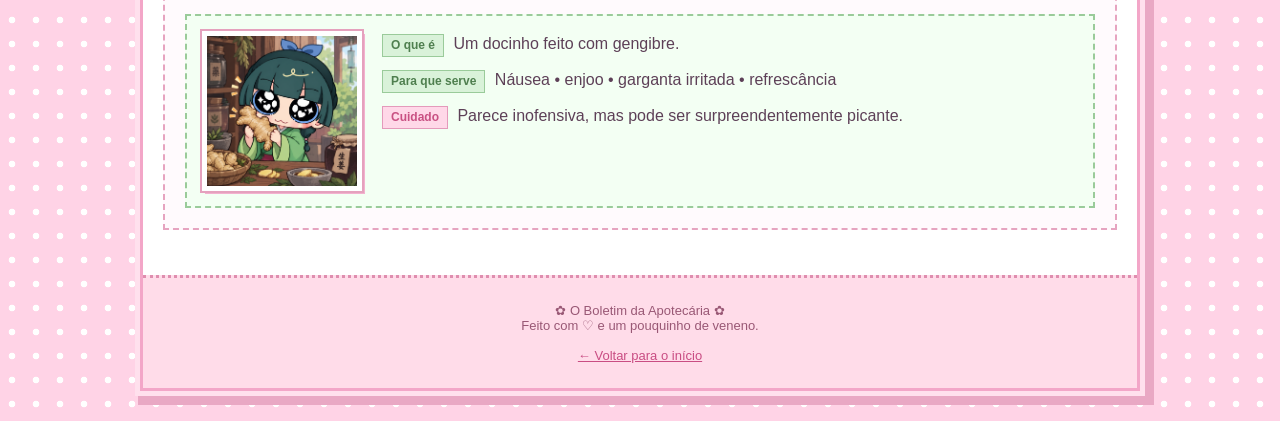
<file: remedios.html>
<!DOCTYPE html>
<html lang="pt-BR">
<head>
    <meta charset="UTF-8">
    <title>♡ Remédios - O Boletim da Apotecária</title>
    <link rel="stylesheet" href="style.css">
</head>

<body>
<div class="site">

    <header>
        <a href="index.html"><img src="imagens/logo.png" alt="O Boletim da Apotecária" class="logo"></a>
        <p class="subtitulo">✿ Notícias, fofocas e mistérios diretamente da Vila ✿</p>
    </header>

    <nav>
        <a href="index.html">🏠 Início</a>
        <a href="novidades.html">💌 Novidades</a>
        <a href="remedios.html" class="ativo">🌿 Remédios</a>
        <a href="mangas.html">📚 Mangás</a>
        <a href="fofocas.html">👀 Fofocas da Vila</a>
        <a href="arquivo.html">📖 Arquivo</a>
    </nav>

    <main>
        <section class="pagina-inteira">
            <h1 class="titulo-pagina">🌿 Remédios</h1>

            <!-- ERVA DO JARDIM -->
            <article>
                <h2>🌱 Erva do jardim</h2>
                <div class="remedio">
                    <img src="imagens/erva.png" alt="Erva do jardim">
                    <div class="remedio-texto">
                        <p><span class="etiqueta">O que é</span> Uma planta delicada que cresce perto dos jardins do palácio.</p>
                        <p><span class="etiqueta">Para que serve</span> Ótima para investigações: quem entende de plantas descobre muita coisa só de observar.</p>
                        <p><span class="etiqueta perigo">Cuidado</span> Parece inofensiva, mas não deve virar chá.</p>
                    </div>
                </div>
            </article>

            <!-- CHÁ DE CAMOMILA -->
            <article>
                <h2>🍵 Chá de camomila</h2>
                <div class="remedio">
                    <img src="imagens/cha.png" alt="Chá de camomila">
                    <div class="remedio-texto">
                        <p><span class="etiqueta">O que é</span> Um chá suave feito com flores de camomila.</p>
                        <p><span class="etiqueta">Para que serve</span> Ajuda a relaxar depois de um dia cheio de fofoca.</p>
                        <p><span class="etiqueta perigo">Cuidado</span> Confira sempre quem preparou a xícara.</p>
                    </div>
                </div>
            </article>

            <!-- ANTÍDOTO -->
            <article>
                <h2>🧪 Antídoto</h2>
                <div class="remedio">
                    <img src="imagens/antidoto.png" alt="Antídoto">
                    <div class="remedio-texto">
                        <p><span class="etiqueta">O que é</span> Uma mistura cuidadosamente preparada pela apotecária.</p>
                        <p><span class="etiqueta">Para que serve</span> Lida com os efeitos de certos venenos.</p>
                        <p><span class="etiqueta perigo">Cuidado</span> Nunca confie em um frasco sem saber o que há dentro. A cor bonita não significa que seja seguro.</p>
                    </div>
                </div>
            </article>

            <!-- BALA DE GENGIBRE -->
            <article>
                <h2>🍬 Bala de gengibre</h2>
                <div class="remedio">
                    <img src="imagens/gengibre.png" alt="Bala de gengibre">
                    <div class="remedio-texto">
                        <p><span class="etiqueta">O que é</span> Um docinho feito com gengibre.</p>
                        <p><span class="etiqueta">Para que serve</span> Náusea • enjoo • garganta irritada • refrescância </p>
                        <p><span class="etiqueta perigo">Cuidado</span> Parece inofensiva, mas pode ser surpreendentemente picante.</p>
                    </div>
                </div>
            </article>

        </section>
    </main>

    <footer>
        ✿ O Boletim da Apotecária ✿<br>
        Feito com ♡ e um pouquinho de veneno.<br><br>
        <a href="index.html">← Voltar para o início</a>
    </footer>

</div>
</body>
</html>
</file>
<file: style.css>
/* ========== GERAL ========== */
* { box-sizing: border-box; }

body {
    margin: 0;
    font-family: "Trebuchet MS", Arial, sans-serif;
    color: #5d4057;
    /* fundo de bolinhas, bem anos 2000 */
    background-color: #ffd3e6;
    background-image: radial-gradient(#fff 20%, transparent 21%);
    background-size: 24px 24px;
    cursor: url("imagens/cursor.png"), auto;
}

a { color: #c94d83; }
a:hover { color: #e22e75; }

/* barra de rolagem rosa (Chrome/Edge) */
::-webkit-scrollbar { width: 14px; }
::-webkit-scrollbar-track { background: #ffe5f0; }
::-webkit-scrollbar-thumb { background: #f3a6c8; border: 2px solid #fff; }

/* texto selecionado */
::selection { background: #f3a6c8; color: #fff; }


/* ========== SITE ========== */
.site {
    width: 1000px;
    margin: 30px auto;
    background-color: #fff;
    border: 3px solid #f3a6c8;
    box-shadow: 0 0 0 5px #ffe0ed, 6px 6px 0 8px #e9a8c4;
}


/* ========== CABEÇALHO ========== */
header {
    text-align: center;
    padding: 25px;
    background: repeating-linear-gradient(45deg, #fff0f7, #fff0f7 10px, #ffe5f0 10px, #ffe5f0 20px);
    border-bottom: 3px dotted #e49abb;
}

.logo { width: 350px; max-width: 90%; height: auto; }

.subtitulo { color: #9d5b7c; font-style: italic; margin-bottom: 0; }

/* faixa de texto andando */
.faixa {
    background: #d85b91;
    color: #fff;
    padding: 5px;
    font-size: 13px;
    font-weight: bold;
}


/* ========== MENU (botões) ========== */
nav {
    text-align: center;
    padding: 12px;
    background-color: #ffd9e9;
    border-bottom: 2px solid #efa2c3;
}

nav a {
    display: inline-block;
    padding: 7px 14px;
    margin: 3px;
    background-color: #fff;
    border: 3px outset #f0a4c4;
    color: #c94d83;
    text-decoration: none;
    font-weight: bold;
}

/* passou o mouse: balança e muda de cor */
nav a:hover {
    background-color: #ffeef6;
    color: #e22e75;
    transform: rotate(-3deg) scale(1.08);
}

/* clicou: o botão "afunda" */
nav a:active {
    border-style: inset;
    transform: translateY(2px);
}

/* página onde a pessoa está */
nav a.ativo {
    background-color: #d85b91;
    color: #fff;
    border-style: inset;
}


/* ========== DIVISÕES DA PÁGINA ========== */
main { display: flex; padding: 20px; gap: 20px; }

.conteudo { width: 70%; }
aside { width: 30%; }
.pagina-inteira { width: 100%; }

/* título de cada página interna */
.titulo-pagina {
    text-align: center;
    background: #ffd8e8;
    color: #c95183;
    font-family: Georgia, serif;
    font-size: 28px;
    padding: 12px;
    margin: 0 0 20px 0;
    border: 3px double #e49abb;
}


/* ========== POSTS ========== */
article {
    margin-bottom: 25px;
    padding: 20px;
    background-color: #fffafd;
    border: 2px dashed #e6a4c0;
}

article h2 {
    color: #cf5b8d;
    font-family: Georgia, serif;
    border-bottom: 1px dotted #dfa0ba;
    padding-bottom: 8px;
}

article p { line-height: 1.7; }

.data { color: #b77b99; font-size: 13px; }

/* selinho piscando */
.novo {
    background: #ff4f93;
    color: #fff;
    font-size: 11px;
    font-weight: bold;
    padding: 2px 6px;
    animation: piscar 1s infinite;
}

@keyframes piscar {
    50% { opacity: 0.2; }
}


/* ========== IMAGENS ========== */
/* altura fixa + object-fit deixa todas as fotos do mesmo tamanho sem esticar */
.imagem-post {
    display: block;
    width: 100%;
    height: 260px;
    object-fit: cover;
    border: 8px solid white;
    outline: 2px solid #e5a1bd;
    box-shadow: 4px 4px 0 #f3b1cf;
    margin: 15px 0;
}

/* foto pequena ao lado do texto */
.imagem-lado {
    float: left;
    width: 140px;
    height: 140px;
    object-fit: cover;
    border: 5px solid white;
    outline: 2px solid #e5a1bd;
    margin: 0 15px 10px 0;
}


/* ========== CAIXINHAS ========== */
.box {
    background-color: #fff1f7;
    border: 2px dotted #df91b4;
    margin-bottom: 20px;
    padding: 15px;
}

.box h3 {
    margin-top: 0;
    color: #c95183;
    background-color: #ffd8e8;
    padding: 8px;
    font-size: 16px;
}

.box ul { padding-left: 20px; }
.box li { margin-bottom: 10px; }

.fofoca {
    background-color: #fff0a8;
    border: 2px dashed #d7ae45;
    padding: 15px;
    color: #745b20;
    font-weight: bold;
}

.assinatura {
    text-align: right;
    color: #c25b88;
    font-family: "Comic Sans MS", cursive;
}

.caixinha {
    background-color: #f3fff3;
    border: 2px dashed #9acb9a;
    padding: 15px;
    overflow: auto; /* segura a foto flutuante */
}

.caixinha h3 { color: #618f61; margin-top: 0; }

.visitantes { text-align: center; }

.visitantes strong {
    display: inline-block;
    background-color: #222;
    color: #ff77aa;
    padding: 5px 10px;
    font-family: monospace;
    letter-spacing: 3px;
}


/* ========== BOTÃO DE LEITURA ========== */
.botao {
    display: inline-block;
    padding: 8px 18px;
    background: #ff8fbd;
    color: #fff;
    font-weight: bold;
    text-decoration: none;
    border: 3px outset #ffb3d1;
}

.botao:hover { background: #ff6fa8; color: #fff; transform: scale(1.05); }
.botao:active { border-style: inset; }


/* ========== ARQUIVO (lista) ========== */
.lista-arquivo { list-style: none; padding: 0; margin: 0; }

.lista-arquivo li {
    padding: 10px;
    border-bottom: 1px dotted #dfa0ba;
}

.lista-arquivo li:hover { background: #fff0f7; }


/* ========== RODAPÉ ========== */
footer {
    text-align: center;
    padding: 25px;
    background-color: #ffdce9;
    border-top: 3px dotted #df8eaf;
    color: #995875;
    font-size: 13px;
}

/* ========== PÁGINA DE MANGÁS ========== */
/* grade com 2 cards por linha */
.lista-mangas {
    display: grid;
    grid-template-columns: 1fr 1fr;
    gap: 15px;
}

.card-manga {
    display: flex;
    gap: 12px;
    padding: 12px;
    background-color: #fffafd;
    border: 2px dashed #e6a4c0;
}

/* passou o mouse: o card sobe um pouquinho */
.card-manga:hover {
    background-color: #fff0f7;
    transform: translateY(-3px);
}

/* todas as capas ficam do mesmo tamanho, sem esticar */
.card-manga img {
    width: 100px;
    height: 150px;
    object-fit: cover;
    flex-shrink: 0;
    border: 4px solid white;
    outline: 2px solid #e5a1bd;
    box-shadow: 3px 3px 0 #f3b1cf;
}

.info-manga h3 {
    margin: 8px 0 6px 0;
    color: #cf5b8d;
    font-family: Georgia, serif;
    font-size: 16px;
}

.info-manga p {
    margin: 0;
    font-size: 13px;
    line-height: 1.5;
}

.numero {
    background-color: #ffd8e8;
    color: #c95183;
    border: 1px solid #e49abb;
    font-size: 11px;
    font-weight: bold;
    padding: 2px 6px;
}

/* último volume em destaque */
.card-manga.destaque {
    background-color: #fff0a8;
    border-color: #d7ae45;
}

/* ========== PÁGINA DE REMÉDIOS ========== */
/* imagem de um lado, texto do outro */
.remedio {
    display: flex;
    gap: 20px;
    align-items: flex-start;
    background-color: #f3fff3;
    border: 2px dashed #9acb9a;
    padding: 15px;
}

.remedio img {
    width: 160px;
    height: 160px;
    object-fit: cover;
    flex-shrink: 0;
    border: 5px solid white;
    outline: 2px solid #e5a1bd;
    box-shadow: 3px 3px 0 #f3b1cf;
}

.remedio-texto { flex: 1; }

/* cada informação (para que serve, como usar...) em uma linha */
.remedio-texto p {
    margin: 0 0 10px 0;
    line-height: 1.6;
}

/* etiqueta colorida antes de cada texto */
.etiqueta {
    display: inline-block;
    background-color: #d9f2d9;
    color: #4f7f4f;
    border: 1px solid #9acb9a;
    font-size: 12px;
    font-weight: bold;
    padding: 1px 8px;
    margin-right: 5px;
}

/* a etiqueta de cuidado fica rosa para chamar atenção */
.etiqueta.perigo {
    background-color: #ffd8e8;
    color: #c95183;
    border-color: #e49abb;
}

/* =========================
   👀 FOFocas DA VILA
========================= */

.fofocas {
    max-width: 900px;
    margin: 60px auto;
    padding: 20px;
}

.fofocas h2 {
    text-align: center;
    font-size: 2.2rem;
    margin-bottom: 8px;
}

.fofocas-subtitulo {
    text-align: center;
    margin-bottom: 35px;
    font-style: italic;
    opacity: 0.75;
}


/* CARD DA FOFOCA */

.fofoca-card {
    background: rgba(255, 255, 255, 0.92);
    border-radius: 22px;
    padding: 25px;
    margin-bottom: 30px;

    border: 2px solid rgba(120, 90, 70, 0.12);

    box-shadow:
        0 8px 25px rgba(80, 50, 30, 0.12);

    transition: 0.25s ease;
}

.fofoca-card:hover {
    transform: translateY(-3px);
    box-shadow:
        0 12px 30px rgba(80, 50, 30, 0.18);
}

.fofoca-card h3 {
    margin-top: 0;
    margin-bottom: 25px;
    font-size: 1.35rem;
}


/* COMENTÁRIOS */

.comentario {
    display: flex;
    gap: 15px;

    padding: 15px;
    margin: 12px 0;

    background: #faf7f2;

    border-radius: 16px;

    border-left: 4px solid #d9b98c;
}

.avatar {
    width: 52px;
    height: 52px;

    border-radius: 50%;

    object-fit: cover;

    flex-shrink: 0;

    border: 3px solid #fff;

    box-shadow: 0 2px 8px rgba(0,0,0,0.15);
}

.avatar-pequeno {
    width: 42px;
    height: 42px;
}


/* NOME DO PERSONAGEM */

.comentario-texto {
    flex: 1;
}

.usuario {
    display: flex;
    align-items: center;
    gap: 8px;

    margin-bottom: 5px;
}

.usuario strong {
    font-size: 1rem;
}

.usuario span {
    font-size: 0.75rem;

    background: #eee5d8;

    padding: 3px 8px;

    border-radius: 20px;

    opacity: 0.8;
}

.comentario-texto p {
    margin: 5px 0 8px;
    line-height: 1.5;
}

.comentario-texto small {
    opacity: 0.55;
}


/* CAIXA PARA O USUÁRIO */

.caixa-comentario {
    display: flex;
    align-items: center;

    gap: 10px;

    margin-top: 20px;

    padding-top: 18px;

    border-top: 1px dashed #d8c7b4;
}

.caixa-comentario input {
    flex: 1;

    padding: 12px 16px;

    border-radius: 20px;

    border: 1px solid #d8c7b4;

    outline: none;

    background: #fffdf9;

    font-size: 0.9rem;
}

.caixa-comentario input:focus {
    border-color: #b8956b;

    box-shadow:
        0 0 0 3px rgba(184, 149, 107, 0.12);
}

.caixa-comentario button {
    border: none;

    padding: 11px 18px;

    border-radius: 20px;

    cursor: pointer;

    background: #8c6a4a;

    color: white;

    font-weight: bold;

    transition: 0.2s ease;
}

.caixa-comentario button:hover {
    transform: scale(1.05);
}
</file>
